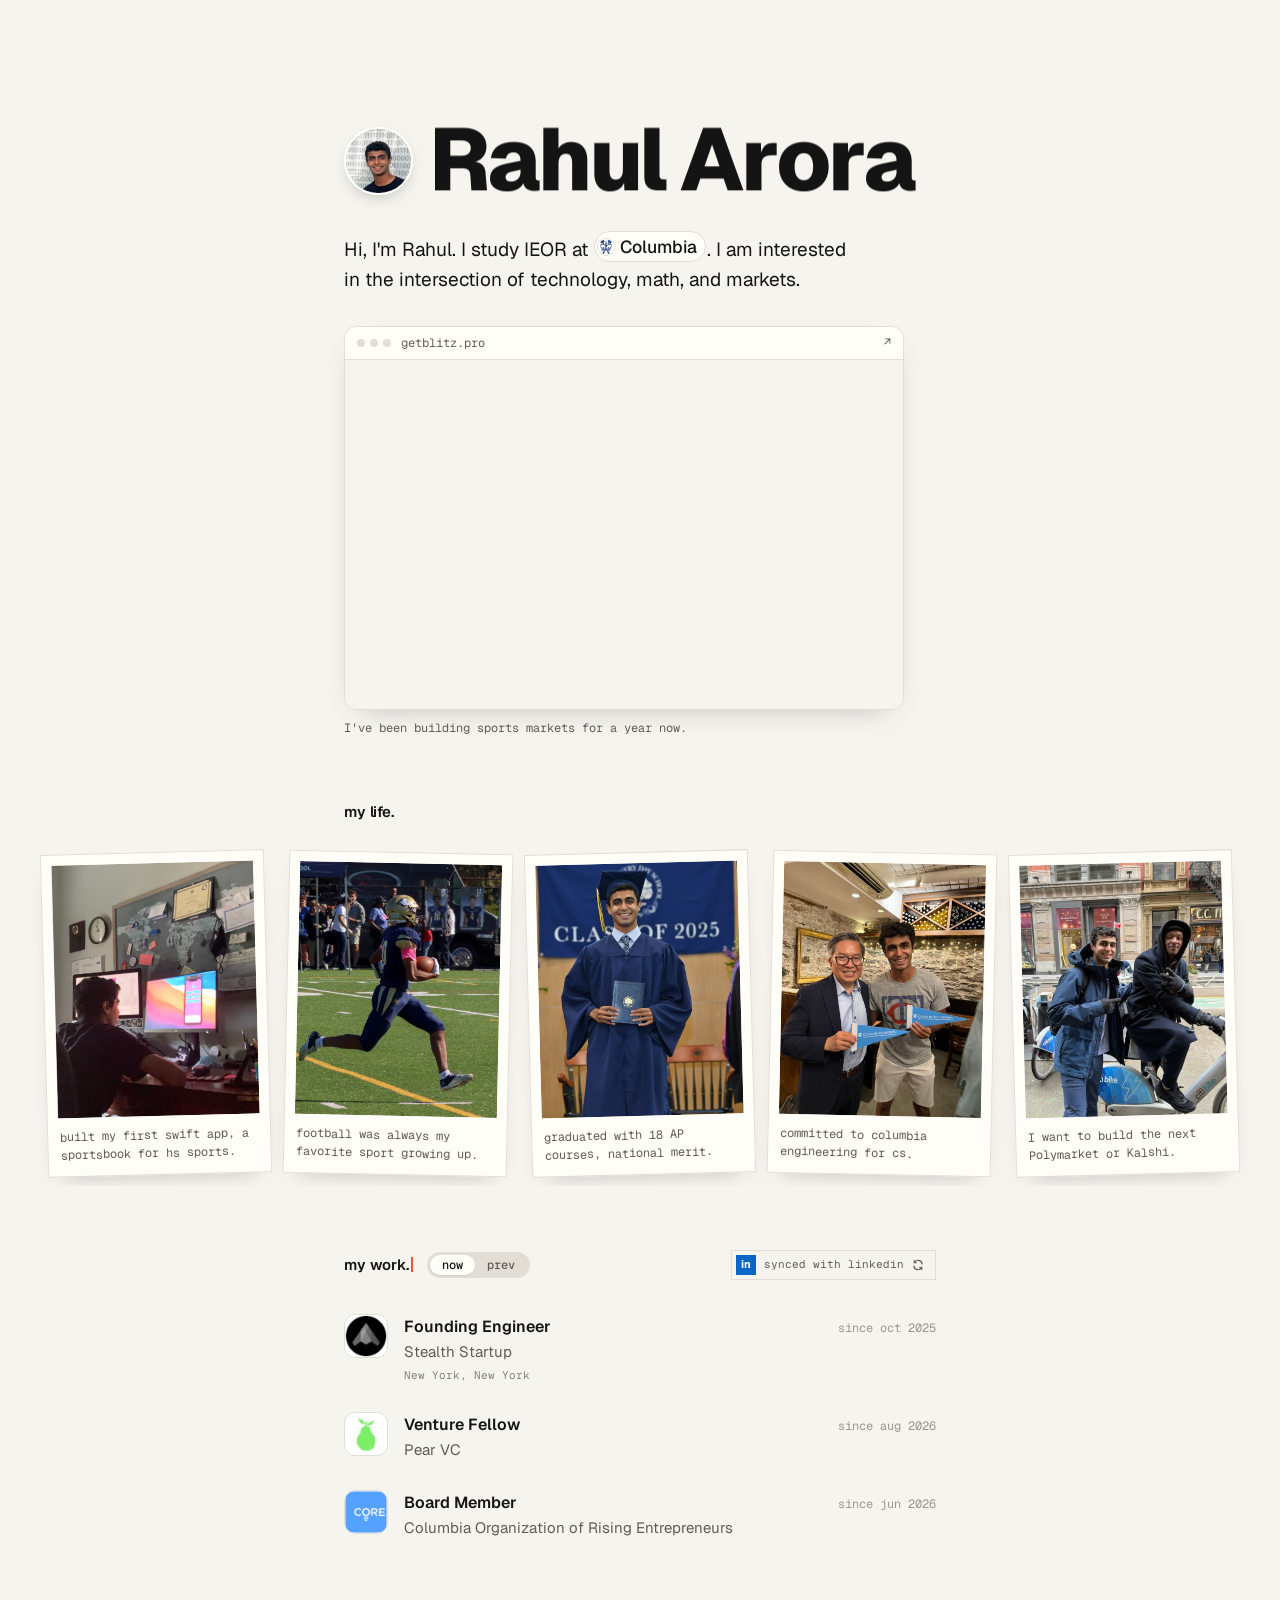
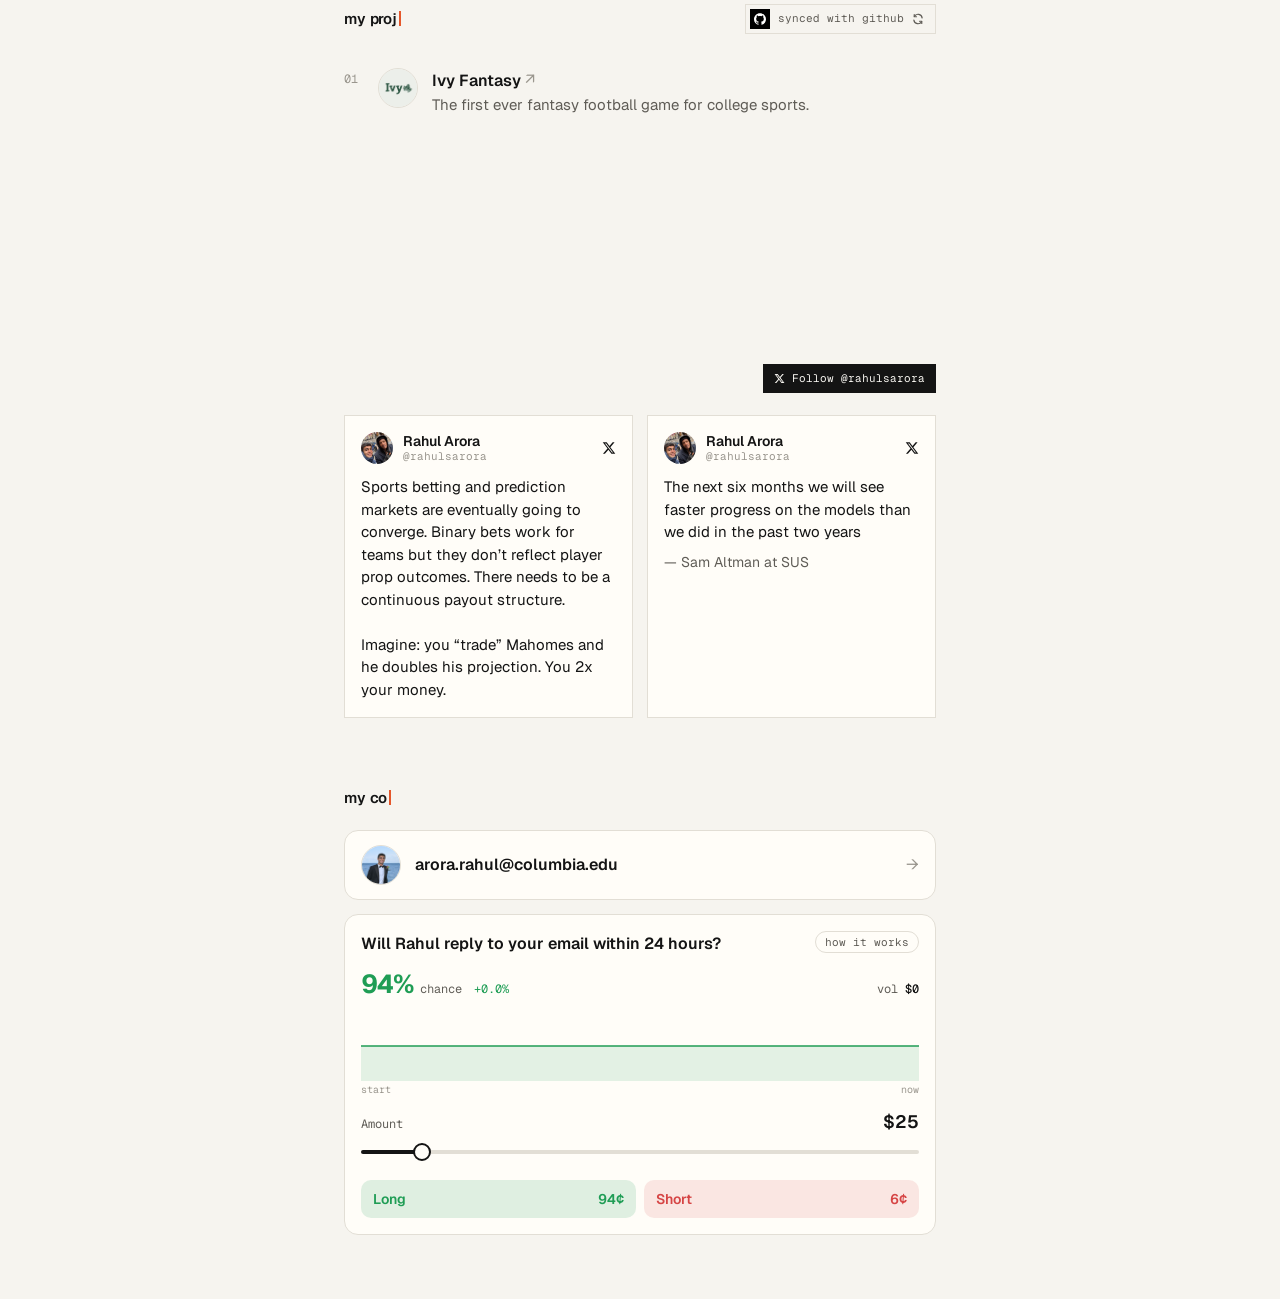
<file: index.html>
<!DOCTYPE html>
<html lang="en">
<head>
    <meta charset="UTF-8">
    <meta name="viewport" content="width=device-width, initial-scale=1.0">
    <title>Rahul Arora</title>
    <meta name="description" content="Rahul Arora studies computer science at Columbia and builds products around markets, forecasting and sports.">
    <link rel="icon" type="image/png" href="favicon.png">
    <link rel="apple-touch-icon" href="favicon.png">
    <link rel="preconnect" href="https://fonts.googleapis.com">
    <link rel="preconnect" href="https://fonts.gstatic.com" crossorigin>
    <link href="https://fonts.googleapis.com/css2?family=Geist:wght@100..900&family=Geist+Mono:wght@400;500&display=swap" rel="stylesheet">
    <link rel="stylesheet" href="styles.css">
    <script>document.documentElement.classList.add('js');</script>
</head>
<body>
    <main class="page">

        <header class="hero">
            <h1 class="name" aria-label="Rahul Arora">
                <img class="avatar" src="avatar.jpg" alt="" width="240" height="240">
                <span class="word"><span class="l">R</span><span class="l">a</span><span class="l">h</span><span class="l">u</span><span class="l">l</span></span>
                <span class="word"><span class="l">A</span><span class="l">r</span><span class="l">o</span><span class="l">r</span><span class="l">a</span></span>
            </h1>
            <p class="intro">Hi, I'm Rahul. I study IEOR at <a class="chip-link" href="https://www.columbia.edu/" target="_blank" rel="noopener noreferrer"><span class="chip-icon crest"><img src="celogo.jpeg" alt=""></span>Columbia</a>. I am interested in the intersection of technology, math, and markets.</p>
            <figure class="site-preview">
                <a href="https://www.getblitz.pro/" target="_blank" rel="noopener noreferrer" aria-label="Open getblitz.pro">
                    <span class="sp-bar"><span class="sp-dots" aria-hidden="true"><i></i><i></i><i></i></span><span class="sp-url">getblitz.pro</span><span class="sp-open" aria-hidden="true">&nearr;</span></span>
                    <span class="sp-frame">
                        <iframe src="https://www.getblitz.pro/" title="Blitz website preview" loading="lazy" tabindex="-1" scrolling="no"></iframe>
                    </span>
                </a>
                <figcaption>I've been building sports markets for a year now.</figcaption>
            </figure>
        </header>

        <section class="block recap" aria-labelledby="recap">
            <div class="block-head">
                <h2 id="recap">my life.</h2>
                <div class="g-nav">
                    <button type="button" class="g-btn" data-dir="-1" aria-label="Previous photos">&larr;</button>
                    <button type="button" class="g-btn" data-dir="1" aria-label="Next photos">&rarr;</button>
                </div>
            </div>
            <ol class="gallery">
                <li class="g-card">
                    <figure>
                        <div class="g-media"><img src="gallery/coding.jpg" alt="Rahul coding at his desk in high school" loading="lazy"></div>
                        <figcaption>built my first swift app, a sportsbook for hs sports.</figcaption>
                    </figure>
                </li>
                <li class="g-card">
                    <figure>
                        <div class="g-media"><img src="gallery/football.jpg" alt="Rahul running with the ball in a football game" loading="lazy"></div>
                        <figcaption>football was always my favorite sport growing up.</figcaption>
                    </figure>
                </li>
                <li class="g-card">
                    <figure>
                        <div class="g-media"><img src="gallery/graduation.jpg" alt="Rahul in his cap and gown holding his diploma at graduation, class of 2025" loading="lazy"></div>
                        <figcaption>graduated with 18 AP courses, national merit.</figcaption>
                    </figure>
                </li>
                <li class="g-card">
                    <figure>
                        <div class="g-media"><img src="gallery/columbia.jpg" alt="Rahul holding Columbia Engineering pennants" loading="lazy"></div>
                        <figcaption>committed to columbia engineering for cs.</figcaption>
                    </figure>
                </li>
                <li class="g-card">
                    <figure>
                        <div class="g-media"><img src="gallery/draftiq.jpg" alt="Rahul with a friend on Citi Bikes in New York" loading="lazy"></div>
                        <figcaption>I want to build the next Polymarket or Kalshi.</figcaption>
                    </figure>
                </li>
            </ol>
        </section>

        <section class="block" aria-labelledby="lately">
            <div class="block-head">
                <h2 id="lately">my work.</h2>
                <div class="toggle" role="tablist" aria-label="Now or previously">
                    <span class="toggle-pill" aria-hidden="true"></span>
                    <button role="tab" aria-selected="true" data-tab="now">now</button>
                    <button role="tab" aria-selected="false" data-tab="prev">prev</button>
                </div>
                <a class="li-sync" href="https://www.linkedin.com/in/rarora2029/" target="_blank" rel="noopener noreferrer" aria-label="Synced with LinkedIn. Open my LinkedIn profile">
                    <span class="li-badge" aria-hidden="true">in</span>
                    <span class="li-text">synced with linkedin</span>
                    <svg class="li-spin" viewBox="0 0 16 16" width="12" height="12" fill="none" stroke="currentColor" stroke-width="1.6" stroke-linecap="round" stroke-linejoin="round" aria-hidden="true"><path d="M13.5 6.5A5.5 5.5 0 0 0 3.2 4.6"/><path d="M3 2v3h3"/><path d="M2.5 9.5a5.5 5.5 0 0 0 10.3 1.9"/><path d="M13 14v-3h-3"/></svg>
                </a>
            </div>

            <ol class="xps" data-panel="now">
                <li class="xp">
                    <span class="logo"><img src="logos/stealth.png" alt="" width="44" height="44"></span>
                    <div class="xp-body">
                        <div class="xp-top"><span class="xp-role">Founding Engineer</span><span class="xp-date">since oct 2025</span></div>
                        <span class="xp-org">Stealth Startup</span>
                        <span class="xp-loc">New York, New York</span>
                    </div>
                </li>
                <li class="xp">
                    <span class="logo"><img src="logos/pear.png" alt="" width="44" height="44"></span>
                    <div class="xp-body">
                        <div class="xp-top"><span class="xp-role">Venture Fellow</span><span class="xp-date">since aug 2026</span></div>
                        <span class="xp-org">Pear VC</span>
                    </div>
                </li>
                <li class="xp">
                    <span class="logo"><img src="logos/core.png" alt="" width="44" height="44"></span>
                    <div class="xp-body">
                        <div class="xp-top"><span class="xp-role">Board Member</span><span class="xp-date">since jun 2026</span></div>
                        <span class="xp-org">Columbia Organization of Rising Entrepreneurs</span>
                    </div>
                </li>
            </ol>

            <ol class="xps" data-panel="prev" hidden>
                <li class="xp">
                    <span class="logo"><img src="logos/cbl.png" alt="" width="44" height="44"></span>
                    <div class="xp-body">
                        <div class="xp-top"><span class="xp-role">Software Engineer</span><span class="xp-date">jan &ndash; may 2026</span></div>
                        <span class="xp-org">Columbia Build Lab</span>
                    </div>
                </li>
                <li class="xp">
                    <span class="logo"><img src="logos/keye.png" alt="" width="44" height="44"></span>
                    <div class="xp-body">
                        <div class="xp-top"><span class="xp-role">Tech Intern</span><span class="xp-date">aug &ndash; dec 2024</span></div>
                        <span class="xp-org">Keye (YC F24)</span>
                    </div>
                </li>
                <li class="xp">
                    <span class="logo"><img src="logos/cfg.png" alt="" width="44" height="44"></span>
                    <div class="xp-body">
                        <div class="xp-top"><span class="xp-role">Data Science Intern</span><span class="xp-date">jun &ndash; aug 2024</span></div>
                        <span class="xp-org">Coffee For Good Inc</span>
                    </div>
                </li>
            </ol>
        </section>

        <section class="block" aria-labelledby="projects">
            <div class="block-head">
                <h2 id="projects">my projects.</h2>
                <a class="li-sync gh" href="https://github.com/rarora2025" target="_blank" rel="noopener noreferrer" aria-label="Synced with GitHub. Open my GitHub profile">
                    <span class="li-badge" aria-hidden="true"><svg viewBox="0 0 24 24" width="12" height="12" fill="currentColor" aria-hidden="true"><path d="M12 .297c-6.63 0-12 5.373-12 12 0 5.303 3.438 9.8 8.205 11.385.6.113.82-.258.82-.577 0-.285-.01-1.04-.015-2.04-3.338.724-4.042-1.61-4.042-1.61C4.422 18.07 3.633 17.7 3.633 17.7c-1.087-.744.084-.729.084-.729 1.205.084 1.838 1.236 1.838 1.236 1.07 1.835 2.809 1.305 3.495.998.108-.776.417-1.305.76-1.605-2.665-.3-5.466-1.332-5.466-5.93 0-1.31.465-2.38 1.235-3.22-.135-.303-.54-1.523.105-3.176 0 0 1.005-.322 3.3 1.23.96-.267 1.98-.399 3-.405 1.02.006 2.04.138 3 .405 2.28-1.552 3.285-1.23 3.285-1.23.645 1.653.24 2.873.12 3.176.765.84 1.23 1.91 1.23 3.22 0 4.61-2.805 5.625-5.475 5.92.42.36.81 1.096.81 2.22 0 1.606-.015 2.896-.015 3.286 0 .315.21.69.825.57C20.565 22.092 24 17.592 24 12.297c0-6.627-5.373-12-12-12"/></svg></span>
                    <span class="li-text">synced with github</span>
                    <svg class="li-spin" viewBox="0 0 16 16" width="12" height="12" fill="none" stroke="currentColor" stroke-width="1.6" stroke-linecap="round" stroke-linejoin="round" aria-hidden="true"><path d="M13.5 6.5A5.5 5.5 0 0 0 3.2 4.6"/><path d="M3 2v3h3"/><path d="M2.5 9.5a5.5 5.5 0 0 0 10.3 1.9"/><path d="M13 14v-3h-3"/></svg>
                </a>
            </div>
            <ol class="work">
                <li>
                    <a href="https://www.ivyfantasy.com/" target="_blank" rel="noopener noreferrer">
                        <img src="logos/ivy.png" alt="" width="40" height="40">
                        <span class="w-text"><span class="w-title">Ivy Fantasy <span class="arrow">&nearr;</span></span><span class="w-desc">The first ever fantasy football game for college sports.</span></span>
                    </a>
                </li>
                <li>
                    <a href="https://orbit-network-crm.vercel.app/" target="_blank" rel="noopener noreferrer">
                        <img src="logos/orbit.png" alt="" width="40" height="40">
                        <span class="w-text"><span class="w-title">Orbit <span class="arrow">&nearr;</span></span><span class="w-desc">A personal CRM I built to help me network when I first got to college.</span></span>
                    </a>
                </li>
                <li>
                    <div class="w-item">
                        <img src="pollit.png" alt="" width="40" height="40">
                        <span class="w-text"><span class="w-title">Poll.It</span><span class="w-desc">TikTok but for news. Scaled the social platform to 55K followers and published the app on the <a class="chip-link" href="https://apps.apple.com/us/app/poll-it/id6748803572" target="_blank" rel="noopener noreferrer"><span class="chip-icon appstore"><svg viewBox="0 0 24 24" width="12" height="12" fill="none" stroke="currentColor" stroke-width="2.2" stroke-linecap="round" aria-hidden="true"><path d="M9.5 4.5 16 16M14.5 4.5 8 16M5 16h14M16.5 13.5 19 19"/></svg></span>App Store</a> and <a class="chip-link" href="https://www.tiktok.com/@pollit.app" target="_blank" rel="noopener noreferrer"><span class="chip-icon tiktok"><svg viewBox="0 0 24 24" width="11" height="11" fill="currentColor" aria-hidden="true"><path d="M12.525.02c1.31-.02 2.61-.01 3.91-.02.08 1.53.63 3.09 1.75 4.17 1.12 1.11 2.7 1.62 4.24 1.79v4.03c-1.44-.05-2.89-.35-4.2-.97-.57-.26-1.1-.59-1.62-.93-.01 2.92.01 5.84-.02 8.75-.08 1.4-.54 2.79-1.35 3.94-1.31 1.92-3.58 3.17-5.91 3.21-1.43.08-2.86-.31-4.08-1.03-2.02-1.19-3.44-3.37-3.65-5.71-.02-.5-.03-1-.01-1.49.18-1.9 1.12-3.72 2.58-4.96 1.66-1.44 3.98-2.13 6.15-1.72.02 1.48-.04 2.96-.04 4.44-.99-.32-2.15-.23-3.02.37-.63.41-1.11 1.04-1.36 1.75-.21.51-.15 1.07-.14 1.61.24 1.64 1.82 3.02 3.5 2.87 1.12-.01 2.19-.66 2.77-1.61.19-.33.4-.67.41-1.06.1-1.79.06-3.57.07-5.36.01-4.03-.01-8.05.02-12.07z"/></svg></span>TikTok</a>.</span></span>
                    </div>
                </li>
            </ol>
        </section>

        <section class="block" aria-labelledby="thoughts">
            <div class="block-head">
                <h2 id="thoughts">my thoughts.</h2>
                <a class="follow-x sm" href="https://x.com/intent/follow?screen_name=rahulsarora" target="_blank" rel="noopener noreferrer"><svg viewBox="0 0 24 24" width="11" height="11" fill="currentColor" aria-hidden="true"><path d="M18.244 2.25h3.308l-7.227 8.26 8.502 11.24H16.17l-5.214-6.817L4.99 21.75H1.68l7.73-8.835L1.254 2.25H8.08l4.713 6.231zm-1.161 17.52h1.833L7.084 4.126H5.117z"/></svg><span>Follow @rahulsarora</span></a>
            </div>
            <!-- Posts from x.com/rahulsarora. Newest first; add a new <li class="tweet"> at the top to post another. -->
            <ol class="tweets">
                <li class="tweet">
                    <a href="https://x.com/rahulsarora" target="_blank" rel="noopener noreferrer">
                        <span class="t-head"><img src="x-pfp.jpg" alt="" width="32" height="32"><span class="t-who"><span class="t-name">Rahul Arora</span><span class="t-handle">@rahulsarora</span></span><span class="t-x"><svg viewBox="0 0 24 24" width="11" height="11" fill="currentColor" aria-hidden="true"><path d="M18.244 2.25h3.308l-7.227 8.26 8.502 11.24H16.17l-5.214-6.817L4.99 21.75H1.68l7.73-8.835L1.254 2.25H8.08l4.713 6.231zm-1.161 17.52h1.833L7.084 4.126H5.117z"/></svg></span></span>
                        <span class="t-body">Sports betting and prediction markets are eventually going to converge. Binary bets work for teams but they don&rsquo;t reflect player prop outcomes. There needs to be a continuous payout structure.<br><br>Imagine: you &ldquo;trade&rdquo; Mahomes and he doubles his projection. You 2x your money.</span>
                    </a>
                </li>
                <li class="tweet">
                    <a href="https://x.com/rahulsarora" target="_blank" rel="noopener noreferrer">
                        <span class="t-head"><img src="x-pfp.jpg" alt="" width="32" height="32"><span class="t-who"><span class="t-name">Rahul Arora</span><span class="t-handle">@rahulsarora</span></span><span class="t-x"><svg viewBox="0 0 24 24" width="11" height="11" fill="currentColor" aria-hidden="true"><path d="M18.244 2.25h3.308l-7.227 8.26 8.502 11.24H16.17l-5.214-6.817L4.99 21.75H1.68l7.73-8.835L1.254 2.25H8.08l4.713 6.231zm-1.161 17.52h1.833L7.084 4.126H5.117z"/></svg></span></span>
                        <span class="t-body">The next six months we will see faster progress on the models than we did in the past two years<span class="t-quote">&mdash; Sam Altman at SUS</span></span>
                    </a>
                </li>
            </ol>
        </section>


        <section class="block" aria-labelledby="email">
            <h2 id="email">my contact.</h2>

            <a class="email-card" href="mailto:arora.rahul@columbia.edu">
                <img class="e-pic" src="contact.jpg" alt="" width="40" height="40">
                <span class="e-text"><span class="e-addr">arora.rahul@columbia.edu</span></span>
                <span class="arrow" aria-hidden="true">&rarr;</span>
            </a>

            <!-- Play-money prediction market. Pricing and trading live in main.js -->
            <div class="market" id="pm">
                <div class="pm-top">
                    <p class="m-q">Will Rahul reply to your email within 24 hours?</p>
                    <button type="button" class="pm-info-btn" aria-expanded="false" aria-controls="pm-info">how it works</button>
                </div>
                <div class="pm-stats">
                    <span class="pm-big"><b data-pct>94%</b> chance</span>
                    <span class="pm-change" data-change>+0.0%</span>
                    <span class="pm-vol">vol <b data-vol>$0</b></span>
                </div>
                <div class="pm-plot" data-plot>
                    <svg class="pm-chart" viewBox="0 0 300 72" preserveAspectRatio="none" aria-hidden="true">
                        <path class="pm-area" data-area></path>
                        <path class="pm-line" data-line></path>
                        <line class="pm-cross" data-cross y1="0" y2="72" hidden></line>
                    </svg>
                    <span class="pm-dot" data-dot hidden></span>
                    <span class="pm-tip" data-tip hidden></span>
                </div>
                <div class="pm-axis" aria-hidden="true"><span data-since>24h ago</span><span>now</span></div>
                <div class="pm-trade">
                    <label class="pm-amt" for="pm-amt"><span>Amount</span><b data-amt-out>$25</b></label>
                    <input class="pm-slider" id="pm-amt" type="range" min="1" max="250" step="1" value="25" data-amt>
                    <div class="m-row">
                        <button type="button" class="m-yes" data-side="yes"><span>Long</span><span data-yes>94&cent;</span></button>
                        <button type="button" class="m-no" data-side="no"><span>Short</span><span data-no>6&cent;</span></button>
                    </div>
                </div>
                <div class="pm-info" id="pm-info" hidden>
                    <p>It&rsquo;s a play-money market that starts fresh for you, with $0 volume. Prices work like odds, so 94&cent; means a 94% chance I reply within a day.</p>
                    <p>An automated market maker (LMSR) sets the price. Pick an amount with the slider, then go long (Yes) or short (No). Every trade moves the price, and bigger trades move it more.</p>
                    <p>A long share pays $1 if I reply in time. A short share pays $1 if I don&rsquo;t.</p>
                </div>
            </div>
        </section>
    </main>
    <script src="main.js"></script>
</body>
</html>
</file>
<file: styles.css>
:root {
    --paper: #f6f4ef;
    --ink: #141414;
    --soft: #5f5c56;
    --faint: #9a968e;
    --line: #e2ded5;
    --court: #e5572b;
    --card: #fffdf8;
    --sans: 'Geist', system-ui, -apple-system, sans-serif;
    --mono: 'Geist Mono', ui-monospace, monospace;
    color-scheme: light;
}

@media (prefers-color-scheme: dark) {
    :root {
        --paper: #121211;
        --ink: #f1efe9;
        --soft: #aaa69d;
        --faint: #6f6b64;
        --line: #2a2926;
        --court: #ff7043;
        --card: #1a1a18;
        color-scheme: dark;
    }
}

*, *::before, *::after { box-sizing: border-box; }

body {
    margin: 0;
    overflow-x: clip;
    background: var(--paper);
    color: var(--ink);
    font-family: var(--sans);
    font-size: 16px;
    line-height: 1.6;
    -webkit-font-smoothing: antialiased;
}

a { color: inherit; }
h1, h2, p { margin: 0; }
::selection { background: var(--court); color: #fff; }

.page {
    max-width: 640px;
    margin: 0 auto;
    padding: 0 24px 64px;
}

/* Hero: the letters are physics objects, see main.js */
.hero {
    position: relative;
    padding: 120px 0 0;
}

.name {
    font-size: clamp(36px, 12vw, 88px);
    white-space: nowrap;
    font-weight: 800;
    letter-spacing: -0.045em;
    cursor: default;
    line-height: .9;
    user-select: none;
    -webkit-user-select: none;
}

.word { display: inline-block; }

/* Round photo beside the name, sized off the name's font size */
.avatar {
    display: inline-block;
    width: .78em;
    height: .78em;
    margin-right: .02em;
    vertical-align: -.06em;
    border-radius: 50%;
    border: 2px solid #fff;
    box-shadow: 0 6px 18px -8px rgba(0,0,0,.35);
    object-fit: cover;
}

.js .avatar { opacity: 0; transform: scale(.85); transition: opacity .8s ease, transform .8s cubic-bezier(.2,.8,.2,1); }
.js .ready .avatar { opacity: 1; transform: none; }

.l {
    display: inline-block;
    font-variation-settings: "wght" 800;
    will-change: transform;
}

/* Intro: letters rise into place one after another */
.js .l { opacity: 0; transform: translateY(40%); }
.js .ready .l {
    opacity: 1;
    transform: none;
    transition: opacity .7s ease, transform .9s cubic-bezier(.2, .8, .2, 1);
    transition-delay: calc(var(--i) * 45ms);
}

.js .live .l { transition: none; }

.intro {
    margin-top: 32px;
    max-width: 520px;
    font-size: 19px;
    line-height: 1.55;
}

.hint {
    margin-top: 16px;
    color: var(--faint);
    font-family: var(--mono);
    font-size: 12px;
}

/* Blitz preview: a live, scaled-down view of the site in a browser frame */
.site-preview { margin: 32px 0 0; max-width: 560px; }

.site-preview a {
    display: block;
    border: 1px solid var(--line);
    border-radius: 12px;
    overflow: hidden;
    background: var(--card);
    text-decoration: none;
    box-shadow: 0 10px 30px -18px rgba(0,0,0,.35);
    transition: transform .2s ease, border-color .2s ease;
}

.site-preview a:hover { transform: translateY(-2px); border-color: var(--court); }

.sp-bar {
    display: flex;
    align-items: center;
    gap: 10px;
    padding: 8px 12px;
    border-bottom: 1px solid var(--line);
    font: 12px var(--mono);
    color: var(--soft);
}

.sp-dots { display: flex; gap: 5px; }
.sp-dots i { width: 8px; height: 8px; border-radius: 50%; background: var(--line); }
.sp-url { flex: 1; }
.site-preview a:hover .sp-open { color: var(--court); }

.sp-frame {
    position: relative;
    display: block;
    aspect-ratio: 16 / 10;
    overflow: hidden;
    background: var(--paper);
}

.sp-frame iframe {
    position: absolute;
    top: 0;
    left: 0;
    width: 200%;
    height: 200%;
    border: 0;
    transform: scale(.5);
    transform-origin: 0 0;
    pointer-events: none;
}

.site-preview figcaption {
    margin-top: 10px;
    color: var(--soft);
    font: 12px var(--mono);
}

/* Sections */
/* One rhythm for every section */
.block { padding: 64px 0 0; }

h2 {
    font-size: 15px;
    font-weight: 600;
    letter-spacing: -0.01em;
    margin-bottom: 20px;
}

.block-head {
    display: flex;
    align-items: center;
    gap: 14px;
    margin-bottom: 20px;
}

.block-head h2 { margin: 0; }

.toggle {
    position: relative;
    display: inline-flex;
    padding: 3px;
    border-radius: 999px;
    background: var(--line);
}

/* LinkedIn chip beside "my work": links to the profile, the arrows turn as if syncing */
.li-sync {
    margin-left: auto;
    display: inline-flex;
    align-items: center;
    gap: 8px;
    padding: 4px 11px 4px 4px;
    border: 1px solid var(--line);
    border-radius: 0;
    color: var(--soft);
    font-family: var(--mono);
    font-size: 11px;
    text-decoration: none;
    white-space: nowrap;
    transition: color .25s, border-color .25s, background-color .25s;
}

.li-badge {
    display: grid;
    place-items: center;
    width: 20px;
    height: 20px;
    border-radius: 0;
    background: #0a66c2;
    color: #fff;
    font-family: var(--sans, inherit);
    font-weight: 700;
    font-size: 11px;
    letter-spacing: -.02em;
}

.li-spin { transform-origin: 50% 50%; }
.li-sync.in .li-spin { animation: li-turn 1.1s cubic-bezier(.6,0,.3,1) .5s 2; }
.li-sync:hover { color: var(--ink); border-color: #0a66c2; background: color-mix(in srgb, #0a66c2 6%, transparent); }
.li-sync.gh .li-badge, .li-sync.x .li-badge { background: #000; }
.li-sync.x:hover { border-color: var(--ink); background: color-mix(in srgb, var(--ink) 5%, transparent); }
.li-sync.gh:hover { border-color: var(--ink); background: color-mix(in srgb, var(--ink) 5%, transparent); }
.li-sync:hover .li-spin { animation: li-turn .9s cubic-bezier(.6,0,.3,1) infinite; }

@keyframes li-turn { to { transform: rotate(360deg); } }

/* The white pill slides between "now" and "prev" */
.toggle-pill {
    position: absolute;
    top: 3px;
    left: 3px;
    height: calc(100% - 6px);
    width: var(--w, 44px);
    transform: translateX(var(--x, 0));
    border-radius: 999px;
    background: var(--card);
    box-shadow: 0 1px 2px rgba(0,0,0,.08);
    transition: transform .35s cubic-bezier(.2, .8, .2, 1), width .35s cubic-bezier(.2, .8, .2, 1);
}

.toggle button {
    position: relative;
    border: 0;
    padding: 2px 12px;
    border-radius: 999px;
    background: transparent;
    color: var(--soft);
    font: 500 12px var(--mono);
    cursor: pointer;
    transition: color .25s ease;
}

.toggle button[aria-selected="true"] { color: var(--ink); }

/* Experience list */
.xps { list-style: none; margin: 0; padding: 0; }

.xp {
    display: flex;
    gap: 16px;
    padding: 14px 12px;
    margin: 0 -12px;
    border-radius: 14px;
    transition: background-color .2s ease;
}

.xp:hover { background: var(--card); }

.logo {
    position: relative;
    display: grid;
    place-items: center;
    flex-shrink: 0;
    width: 44px;
    height: 44px;
    border-radius: 11px;
    overflow: hidden;
    background: #fff;
    border: 1px solid var(--line);
    transition: transform .25s ease;
}

.xp:hover .logo { transform: rotate(-4deg) scale(1.05); }
.logo img { width: 100%; height: 100%; object-fit: cover; }

/* Letter tile for companies without a logo file yet */
.logo.mono { background: var(--c); border-color: transparent; }
.logo.mono::before {
    content: attr(data-mono);
    color: #fff;
    font-weight: 700;
    font-size: 19px;
}
.logo.mono img { position: absolute; inset: 0; background: #fff; padding: 6px; object-fit: contain; }

.xp-body { flex: 1; min-width: 0; }

.xp-top {
    display: flex;
    justify-content: space-between;
    align-items: baseline;
    gap: 16px;
}

.xp-role { font-weight: 600; }

.xp-date {
    display: inline-flex;
    align-items: center;
    gap: 6px;
    flex-shrink: 0;
    color: var(--faint);
    font-family: var(--mono);
    font-size: 12px;
}

.xp-org { display: block; color: var(--soft); font-size: 15px; }
.xp-loc { display: block; color: var(--soft); opacity: .75; font-family: var(--mono); font-size: 11px; margin-top: 3px; }
.xp p { color: var(--soft); font-size: 15px; margin-top: 4px; }

/* Recap gallery: a sideways strip of photos with captions, oldest first */

.g-nav { margin-left: auto; display: flex; gap: 6px; }

.g-btn {
    width: 30px;
    height: 30px;
    border: 1px solid var(--line);
    border-radius: 50%;
    background: var(--card);
    color: var(--soft);
    cursor: pointer;
    transition: color .2s ease, border-color .2s ease;
}

.g-btn:hover { color: var(--court); border-color: var(--court); }

.gallery {
    list-style: none;
    display: flex;
    gap: 18px;
    width: 100vw;
    margin: 0 0 0 calc(50% - 50vw);
    padding: 8px 24px 12px;
    overflow-x: auto;
    scroll-snap-type: x mandatory;
    scroll-padding: 0 24px;
    scrollbar-width: none;
}

.gallery::-webkit-scrollbar { display: none; }

.g-card {
    flex: 0 0 224px;
    scroll-snap-align: start;
}

/* auto margins center the row when it fits and still scroll cleanly when it doesn't */
.g-card:first-child { margin-left: auto; }
.g-card:last-child { margin-right: auto; }

.g-nav[hidden] { display: none; }

.g-card figure {
    margin: 0;
    padding: 10px 10px 0;
    background: var(--card);
    border: 1px solid var(--line);
    box-shadow: 0 10px 24px -16px rgba(0,0,0,.35);
    transform: rotate(var(--tilt, 0deg));
    transition: transform .3s cubic-bezier(.2, .8, .2, 1);
}

.g-card:nth-child(odd) figure { --tilt: -1.5deg; }
.g-card:nth-child(even) figure { --tilt: 1.2deg; }
.g-card figure:hover { transform: rotate(0) translateY(-4px); }

.g-media {
    aspect-ratio: 4 / 5;
    overflow: hidden;
    background: var(--line);
}

.g-media img { width: 100%; height: 100%; object-fit: cover; display: block; }

.g-text {
    display: flex;
    flex-direction: column;
    justify-content: center;
    align-items: center;
    height: 100%;
    background: #1f9d55;
    color: #fff;
}

.g-odds { font-size: 56px; font-weight: 800; letter-spacing: -0.04em; }
.g-sub { font: 12px var(--mono); letter-spacing: .1em; text-transform: uppercase; opacity: .8; }

.g-card figcaption {
    padding: 10px 2px 12px;
    color: var(--soft);
    font: 12px/1.5 var(--mono);
}

.g-num { display: block; color: var(--court); margin-bottom: 2px; }

/* Text reveal: blocks fade up out of a blur as they scroll in (see main.js) */
.rv { opacity: 0; filter: blur(8px); transform: translateY(14px); }
.rv.in {
    opacity: 1;
    filter: none;
    transform: none;
    transition: opacity .9s ease, filter .9s ease, transform .9s cubic-bezier(.2, .8, .2, 1);
    transition-delay: var(--d, 0ms);
}

/* Intro words resolve one at a time */
.w { display: inline-block; opacity: 0; filter: blur(6px); transform: translateY(.35em); }
.in .w, .w.in {
    opacity: 1;
    filter: none;
    transform: none;
    transition: opacity .8s ease, filter .8s ease, transform .8s cubic-bezier(.2, .8, .2, 1);
    transition-delay: var(--d, 0ms);
}

/* Headings type themselves out */
.typing::after {
    content: "";
    display: inline-block;
    width: 2px;
    height: 1em;
    margin-left: 2px;
    vertical-align: -2px;
    background: var(--court);
    animation: caret .8s steps(1) infinite;
}

@keyframes caret { 50% { opacity: 0; } }

/* Work */
.work {
    list-style: none;
    margin: 0;
    padding: 0;
    counter-reset: w;
}

.work li { counter-increment: w; }

.work > li > a, .work .w-item {
    display: flex;
    align-items: flex-start;
    gap: 14px;
    padding: 14px 12px;
    margin: 0 -12px;
    border-radius: 12px;
    text-decoration: none;
    transition: background-color .15s ease;
}

.work > li > a::before, .work .w-item::before {
    content: counter(w, decimal-leading-zero);
    padding-top: 2px;
    width: 20px;
    flex-shrink: 0;
    color: var(--faint);
    font-family: var(--mono);
    font-size: 12px;
}

.work > li > a:hover { background: var(--card); }

.mark {
    display: grid;
    place-items: center;
    width: 40px;
    height: 40px;
    flex-shrink: 0;
    border-radius: 10px;
    background: var(--ink);
    color: var(--paper);
    font-weight: 700;
    font-size: 18px;
}

.work img {
    width: 40px;
    height: 40px;
    flex-shrink: 0;
    border-radius: 50%;
    object-fit: cover;
    background: #fff;
    border: 1px solid var(--line);
}

.w-text { display: flex; flex-direction: column; }
.w-title { font-weight: 600; }
.w-desc { color: var(--soft); font-size: 15px; }

/* Inline logo links inside a description, e.g. App Store and TikTok */
.chip-link {
    display: inline-flex;
    align-items: center;
    gap: 5px;
    margin: 0 1px;
    padding: 1px 8px 1px 2px;
    border-radius: 999px;
    border: 1px solid var(--line);
    background: var(--card);
    color: var(--ink);
    font-size: 14px;
    font-weight: 500;
    text-decoration: none;
    vertical-align: 1px;
    transition: border-color .15s ease, transform .15s ease;
}
.chip-link:hover { border-color: var(--ink); transform: translateY(-1px); background: var(--card); }
.chip-icon {
    display: grid;
    place-items: center;
    width: 18px;
    height: 18px;
    border-radius: 999px;
    color: #fff;
}
.chip-icon.appstore { background: linear-gradient(180deg, #19c3fb, #1d6ff2); }
.chip-icon.tiktok { background: #000; }
.chip-icon.crest { background: #fff; border: 1px solid var(--line); overflow: hidden; }
.chip-icon img { width: 100%; height: 100%; object-fit: cover; }
.intro .chip-link { font-size: .92em; vertical-align: .08em; }


.arrow {
    display: inline-block;
    color: var(--faint);
    font-weight: 400;
    transition: transform .15s ease, color .15s ease;
}

.work > li > a:hover .arrow { color: var(--court); transform: translate(2px, -2px); }

.bullets { margin: 0; padding-left: 18px; }
.bullets li { padding-left: 4px; margin-bottom: 6px; }
.bullets li::marker { color: var(--court); }

/* Posts from X, laid out as a sideways strip of cards */
.tweets {
    list-style: none;
    display: flex;
    gap: 14px;
    margin: 0 -2px;
    padding: 2px 2px 4px;
    overflow-x: auto;
    scroll-snap-type: x mandatory;
    scrollbar-width: none;
}
.tweets::-webkit-scrollbar { display: none; }

.tweet { flex: 0 0 calc(50% - 7px); scroll-snap-align: start; }

.tweet a {
    display: flex;
    flex-direction: column;
    gap: 12px;
    height: 100%;
    padding: 16px;
    background: var(--card);
    border: 1px solid var(--line);
    color: var(--ink);
    text-decoration: none;
    transition: border-color .2s ease, transform .2s ease;
}
.tweet a:hover { border-color: var(--ink); transform: translateY(-2px); }

.t-head { display: flex; align-items: center; gap: 10px; }
.t-head img { width: 32px; height: 32px; border-radius: 50%; object-fit: cover; }
.t-who { display: flex; flex-direction: column; line-height: 1.25; min-width: 0; }
.t-name { font-weight: 600; font-size: 14px; }
.t-handle { color: var(--faint); font-family: var(--mono); font-size: 11px; }
.t-x { margin-left: auto; color: var(--ink); display: grid; }
.t-x svg { width: 14px; height: 14px; }
.t-body { font-size: 15px; line-height: 1.5; }

.t-actions { display: flex; flex-wrap: wrap; gap: 10px; margin-top: 14px; }

.follow-x {
    display: inline-flex;
    align-items: center;
    gap: 8px;
    padding: 9px 14px;
    background: var(--ink);
    color: var(--paper);
    font-family: var(--mono);
    font-size: 12px;
    text-decoration: none;
    transition: transform .15s ease, opacity .15s ease;
}
.follow-x:hover { transform: translateY(-1px); opacity: .88; }
.follow-x.sm { margin-left: auto; padding: 6px 11px; font-size: 11px; gap: 7px; }
.follow-x.mail { background: transparent; color: var(--ink); border: 1px solid var(--ink); padding: 8px 13px; }
.follow-x.mail:hover { opacity: 1; background: color-mix(in srgb, var(--ink) 6%, transparent); }
.t-quote { display: block; margin-top: 8px; color: var(--soft); font-size: 14px; }

/* Email card */
.email-card {
    display: flex;
    align-items: center;
    gap: 14px;
    padding: 14px 16px;
    border: 1px solid var(--line);
    border-radius: 14px;
    background: var(--card);
    color: var(--ink);
    text-decoration: none;
    transition: border-color .2s ease, transform .2s ease;
}
.email-card:hover { border-color: var(--court); transform: translateY(-1px); }
.e-pic { width: 40px; height: 40px; border-radius: 50%; object-fit: cover; flex-shrink: 0; border: 1px solid var(--line); }
.e-text { display: flex; flex-direction: column; min-width: 0; }
.e-addr { font-weight: 600; font-size: 16px; overflow-wrap: anywhere; }
.email-card .arrow { margin-left: auto; color: var(--faint); transition: transform .2s ease, color .2s ease; }
.email-card:hover .arrow { color: var(--court); transform: translateX(4px); }

/* Prediction market card */
.market {
    margin-top: 14px;
    padding: 16px;
    border-radius: 14px;
    background: var(--card);
    border: 1px solid var(--line);
}
.market { --yes: #1f9d55; --no: #d64545; }
.pm-top { display: flex; align-items: flex-start; gap: 12px; }
.m-q { font-weight: 600; }
.pm-info-btn { margin-left: auto; flex-shrink: 0; background: none; border: 1px solid var(--line); border-radius: 999px; padding: 3px 9px; color: var(--soft); font: 11px var(--mono); cursor: pointer; }
.pm-info-btn:hover, .pm-info-btn[aria-expanded="true"] { color: var(--ink); border-color: var(--ink); }

.pm-stats { display: flex; align-items: baseline; gap: 12px; margin-top: 10px; font: 12px var(--mono); color: var(--soft); }
.pm-big b { font: 700 26px var(--sans); color: var(--yes); letter-spacing: -.02em; }
.pm-change.up { color: var(--yes); }
.pm-change.down { color: var(--no); }
.pm-vol { margin-left: auto; }
.pm-vol b { color: var(--ink); font-weight: 500; }

.pm-chart { display: block; width: 100%; height: 72px; margin-top: 8px; overflow: visible; }
.pm-line { fill: none; stroke: var(--yes); stroke-width: 1.6; vector-effect: non-scaling-stroke; stroke-linejoin: round; }
.pm-area { fill: color-mix(in srgb, var(--yes) 12%, transparent); stroke: none; }
.pm-plot { position: relative; margin-top: 8px; touch-action: pan-y; cursor: crosshair; }
.pm-plot .pm-chart { margin-top: 0; }
.pm-cross[hidden] { display: none; }
.pm-cross { stroke: var(--faint); stroke-width: 1; stroke-dasharray: 2 3; vector-effect: non-scaling-stroke; }
.pm-dot { position: absolute; width: 9px; height: 9px; margin: -4.5px 0 0 -4.5px; border-radius: 50%; background: var(--yes); box-shadow: 0 0 0 3px var(--card); pointer-events: none; }
.pm-tip { position: absolute; bottom: calc(100% + 6px); transform: translateX(-50%); padding: 5px 8px; border-radius: 8px; background: var(--ink); color: var(--paper); font: 11px/1.35 var(--mono); white-space: nowrap; pointer-events: none; z-index: 2; }
.pm-tip b { font-weight: 600; }
.pm-tip small { display: block; opacity: .7; font-size: 10px; }
.pm-axis { display: flex; justify-content: space-between; color: var(--faint); font: 10px var(--mono); margin-top: 2px; }

.m-row { display: flex; gap: 8px; margin-top: 12px; }
.m-yes, .m-no {
    flex: 1;
    display: flex;
    justify-content: space-between;
    padding: 10px 12px;
    border: 0;
    border-radius: 10px;
    font: 600 14px var(--sans);
    cursor: pointer;
    transition: filter .15s ease, transform .15s ease;
}
.m-yes { background: color-mix(in srgb, var(--yes) 14%, transparent); color: var(--yes); }
.m-no { background: color-mix(in srgb, var(--no) 12%, transparent); color: var(--no); }
.m-yes:hover, .m-no:hover { transform: translateY(-1px); filter: brightness(1.05); }

.pm-info { margin-top: 12px; padding-top: 12px; border-top: 1px dashed var(--line); color: var(--soft); font-size: 14px; }
.pm-info p + p { margin-top: 8px; }



.contact { margin-top: 20px; font-weight: 500; }
.contact a { text-decoration-color: var(--court); text-underline-offset: 4px; text-decoration-thickness: 2px; }

.links { margin-top: 6px; display: flex; gap: 18px; font-family: var(--mono); font-size: 13px; }
.links a { color: var(--soft); text-decoration: none; }
.links a:hover { color: var(--court); }

.foot {
    margin-top: 72px;
    padding-top: 20px;
    border-top: 1px solid var(--line);
    color: var(--faint);
    font: 12px var(--mono);
}

@media (max-width: 520px) {
    .li-text { display: none; }
    .tweet { flex-basis: 84%; }
    .li-sync { padding-right: 9px; }
    .hero { padding-top: 72px; }
    .intro { font-size: 17px; }
    .xp-top { flex-direction: column; gap: 0; }
    .g-card { flex-basis: 200px; }
}


@media (prefers-reduced-motion: reduce) {
    .li-spin { animation: none !important; }
}

/* Lists whose rows carry their own bottom padding: pull the section edge back up so gaps match */
.work, .xps { margin-bottom: -14px; }

/* Market trade controls: slider + long/short */
.pm-trade { margin-top: 14px; }
.pm-amt { display: flex; justify-content: space-between; align-items: baseline; font: 12px var(--mono); color: var(--soft); }
.pm-amt b { font: 600 18px var(--sans); color: var(--ink); }
.pm-slider { width: 100%; margin: 8px 0 0; height: 22px; background: none; -webkit-appearance: none; appearance: none; cursor: pointer; --fill: 5%; }
.pm-slider::-webkit-slider-runnable-track { height: 4px; border-radius: 4px; background: linear-gradient(to right, var(--ink) var(--fill), var(--line) var(--fill)); }
.pm-slider::-moz-range-track { height: 4px; border-radius: 4px; background: linear-gradient(to right, var(--ink) var(--fill), var(--line) var(--fill)); }
.pm-slider::-webkit-slider-thumb { -webkit-appearance: none; width: 18px; height: 18px; margin-top: -7px; border-radius: 50%; background: var(--card); border: 2px solid var(--ink); }
.pm-slider::-moz-range-thumb { width: 14px; height: 14px; border-radius: 50%; background: var(--card); border: 2px solid var(--ink); }
.pm-trade .m-row { margin-top: 10px; }
.m-yes:active, .m-no:active { transform: scale(.97); }

/* Floating price change after a trade */
.pm-float { position: absolute; right: 0; transform: translate(0, -50%); padding: 3px 8px; border-radius: 999px; font: 600 13px var(--sans); white-space: nowrap; pointer-events: none; animation: pm-float 1.8s cubic-bezier(.2,.8,.2,1) forwards; }
.pm-float.up { color: var(--yes); background: color-mix(in srgb, var(--yes) 14%, var(--card)); }
.pm-float.down { color: var(--no); background: color-mix(in srgb, var(--no) 14%, var(--card)); }
@keyframes pm-float {
    0% { opacity: 0; transform: translate(0, -20%) scale(.9); }
    15% { opacity: 1; transform: translate(0, -60%) scale(1); }
    75% { opacity: 1; }
    100% { opacity: 0; transform: translate(0, -180%); }
}
.pm-big b.bump { animation: pm-bump .5s ease; }
@keyframes pm-bump { 40% { transform: scale(1.08); } }
.pm-big b { display: inline-block; }
@keyframes pm-fade { 0%, 80% { opacity: 1; } 100% { opacity: 0; } }
@media (prefers-reduced-motion: reduce) { .pm-float { animation: pm-fade 2s forwards; transform: translate(0, -60%); } .pm-big b.bump { animation: none; } }
</file>
